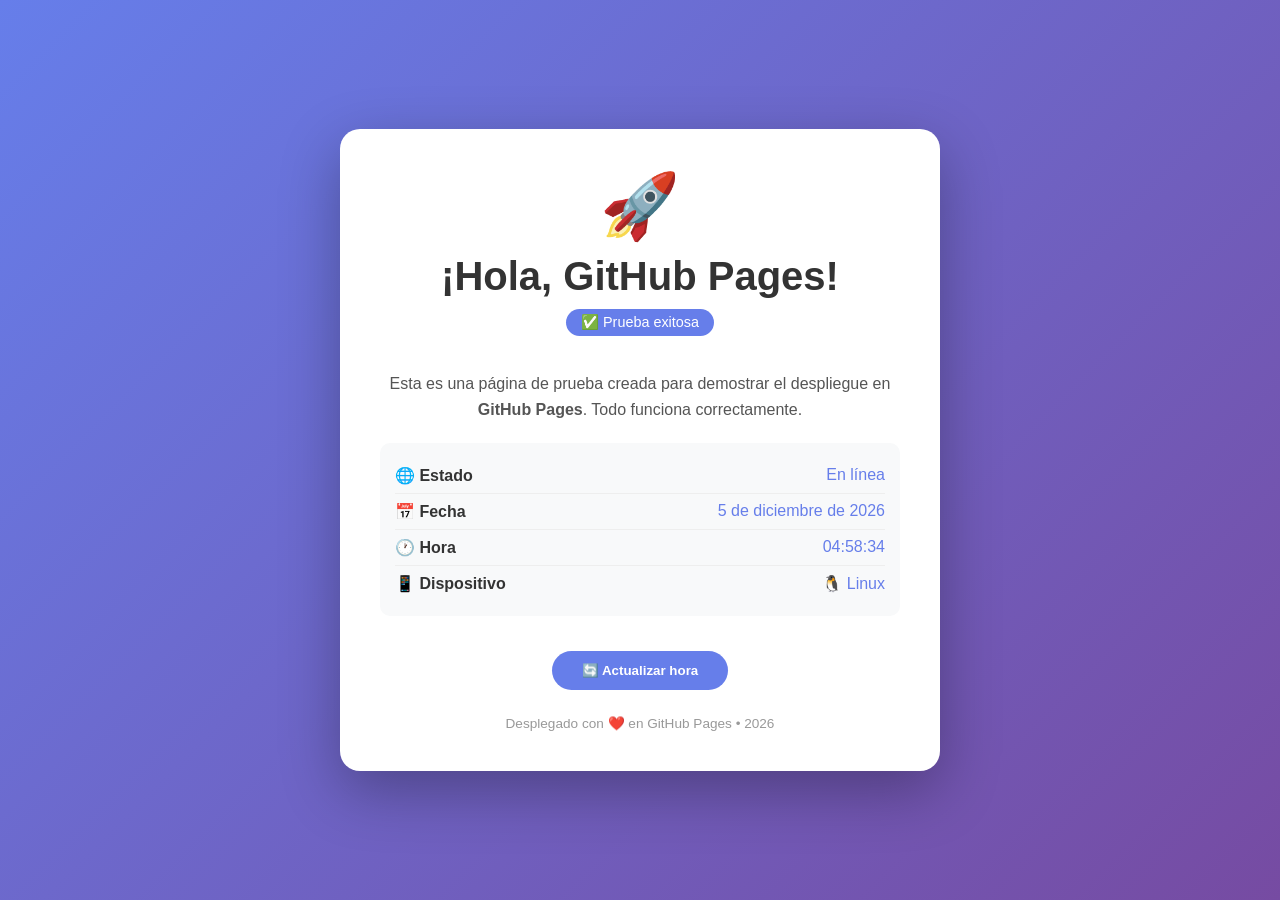
<file: index.html>
<!DOCTYPE html>
<html lang="es">
<head>
    <meta charset="UTF-8" />
    <meta name="viewport" content="width=device-width, initial-scale=1.0" />
    <title>Mi Página de Prueba</title>
    <style>
        /* Estilos básicos modernos */
        * {
            margin: 0;
            padding: 0;
            box-sizing: border-box;
        }

        body {
            font-family: 'Segoe UI', Tahoma, Geneva, Verdana, sans-serif;
            background: linear-gradient(135deg, #667eea 0%, #764ba2 100%);
            min-height: 100vh;
            display: flex;
            justify-content: center;
            align-items: center;
            padding: 20px;
        }

        .card {
            background-color: white;
            border-radius: 20px;
            padding: 40px;
            max-width: 600px;
            width: 100%;
            box-shadow: 0 20px 60px rgba(0, 0, 0, 0.3);
            text-align: center;
            transition: transform 0.3s ease;
        }

        .card:hover {
            transform: translateY(-5px);
        }

        h1 {
            color: #333;
            font-size: 2.5rem;
            margin-bottom: 10px;
        }

        .emoji {
            font-size: 4rem;
            display: block;
            margin-bottom: 10px;
        }

        .badge {
            display: inline-block;
            background: #667eea;
            color: white;
            padding: 5px 15px;
            border-radius: 20px;
            font-size: 0.9rem;
            margin-bottom: 20px;
        }

        p {
            color: #555;
            line-height: 1.6;
            margin: 15px 0;
        }

        .info {
            background: #f8f9fa;
            border-radius: 10px;
            padding: 15px;
            margin: 20px 0;
            text-align: left;
        }

        .info-item {
            display: flex;
            justify-content: space-between;
            padding: 8px 0;
            border-bottom: 1px solid #eee;
        }

        .info-item:last-child {
            border-bottom: none;
        }

        .label {
            font-weight: 600;
            color: #333;
        }

        .value {
            color: #667eea;
        }

        .btn {
            display: inline-block;
            background: #667eea;
            color: white;
            padding: 12px 30px;
            border-radius: 30px;
            text-decoration: none;
            font-weight: 600;
            margin-top: 15px;
            transition: background 0.3s ease;
            border: none;
            cursor: pointer;
        }

        .btn:hover {
            background: #5a67d8;
        }

        .footer {
            margin-top: 25px;
            font-size: 0.85rem;
            color: #999;
        }

        /* Responsive */
        @media (max-width: 480px) {
            .card {
                padding: 25px;
            }
            h1 {
                font-size: 1.8rem;
            }
            .emoji {
                font-size: 3rem;
            }
        }
    </style>
</head>
<body>

    <div class="card">
        <span class="emoji">🚀</span>
        <h1>¡Hola, GitHub Pages!</h1>
        <span class="badge">✅ Prueba exitosa</span>

        <p>
            Esta es una página de prueba creada para demostrar el despliegue en 
            <strong>GitHub Pages</strong>. Todo funciona correctamente.
        </p>

        <div class="info">
            <div class="info-item">
                <span class="label">🌐 Estado</span>
                <span class="value">En línea</span>
            </div>
            <div class="info-item">
                <span class="label">📅 Fecha</span>
                <span class="value" id="fecha"></span>
            </div>
            <div class="info-item">
                <span class="label">🕐 Hora</span>
                <span class="value" id="hora"></span>
            </div>
            <div class="info-item">
                <span class="label">📱 Dispositivo</span>
                <span class="value" id="dispositivo"></span>
            </div>
        </div>

        <button class="btn" onclick="actualizarHora()">🔄 Actualizar hora</button>

        <div class="footer">
            Desplegado con ❤️ en GitHub Pages &bull; 2026
        </div>
    </div>

    <script>
        // Función para mostrar la fecha y hora actual
        function actualizarHora() {
            const ahora = new Date();
            const opcionesFecha = { year: 'numeric', month: 'long', day: 'numeric' };
            const opcionesHora = { hour: '2-digit', minute: '2-digit', second: '2-digit' };

            document.getElementById('fecha').textContent = ahora.toLocaleDateString('es-ES', opcionesFecha);
            document.getElementById('hora').textContent = ahora.toLocaleTimeString('es-ES', opcionesHora);
        }

        // Detectar el dispositivo (simple)
        function detectarDispositivo() {
            const userAgent = navigator.userAgent;
            if (/iPhone|iPad|iPod/i.test(userAgent)) {
                return '🍎 iOS';
            } else if (/Android/i.test(userAgent)) {
                return '🤖 Android';
            } else if (/Windows/i.test(userAgent)) {
                return '🖥️ Windows';
            } else if (/Mac/i.test(userAgent)) {
                return '🍏 macOS';
            } else if (/Linux/i.test(userAgent)) {
                return '🐧 Linux';
            } else {
                return '💻 Otro';
            }
        }

        // Inicializar
        document.getElementById('dispositivo').textContent = detectarDispositivo();
        actualizarHora();

        // Actualizar cada minuto
        setInterval(actualizarHora, 60000);
    </script>

</body>
</html>
</file>
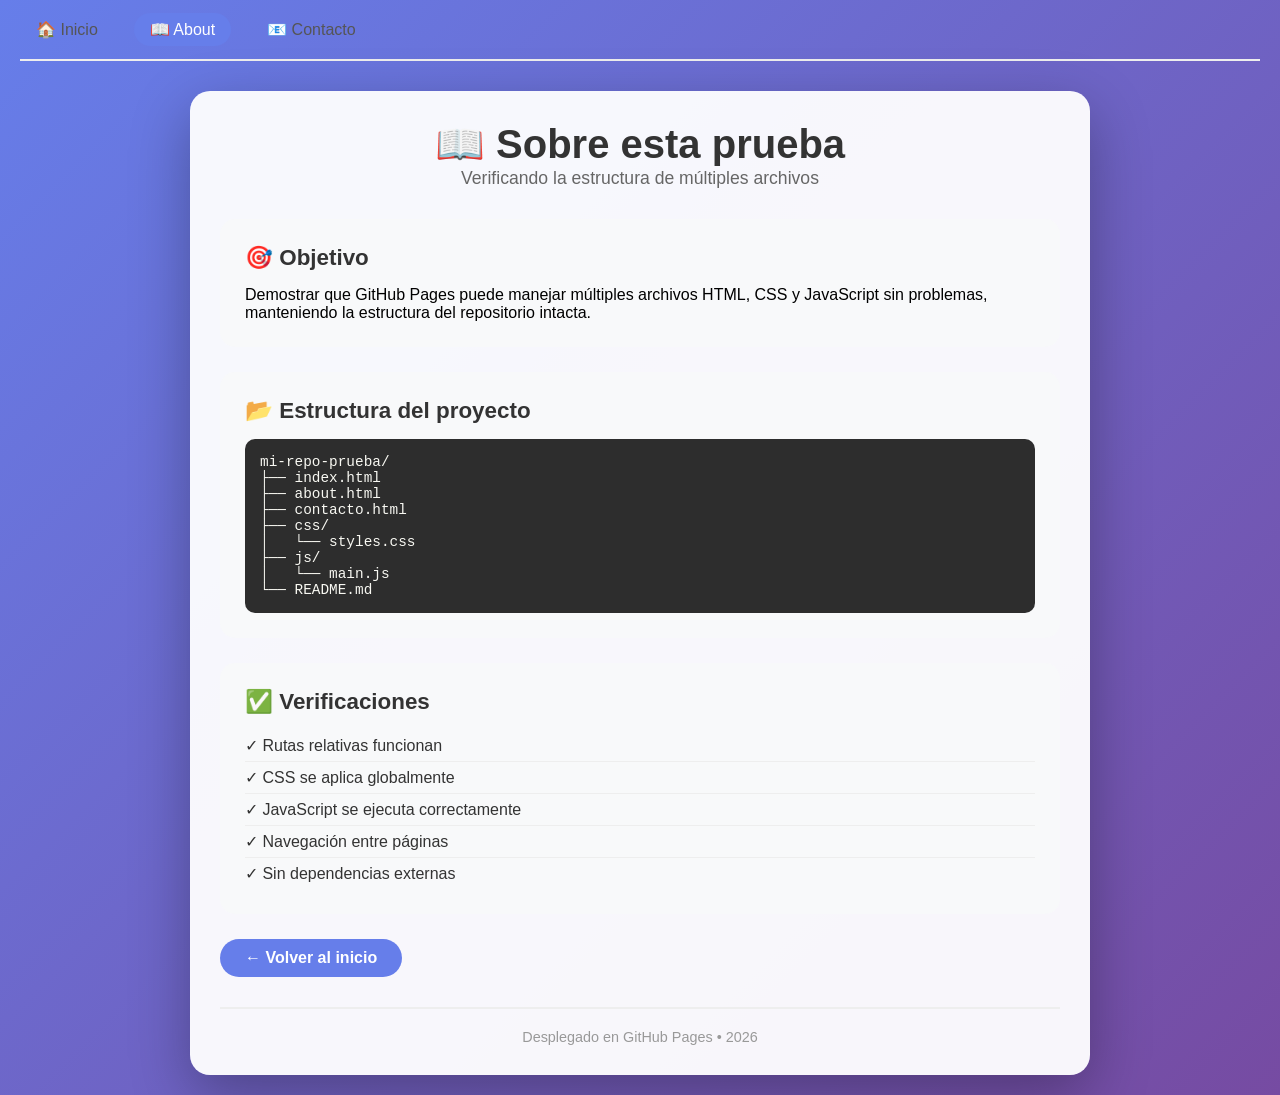
<file: about.html>
<!DOCTYPE html>
<html lang="es">
<head>
    <meta charset="UTF-8" />
    <meta name="viewport" content="width=device-width, initial-scale=1.0" />
    <title>About - Mi Prueba GitHub</title>
    <link rel="stylesheet" href="css/styles.css" />
</head>
<body>
    <nav>
        <ul>
            <li><a href="index.html">🏠 Inicio</a></li>
            <li><a href="about.html" class="active">📖 About</a></li>
            <li><a href="contacto.html">📧 Contacto</a></li>
        </ul>
    </nav>

    <div class="container">
        <header>
            <h1>📖 Sobre esta prueba</h1>
            <p class="subtitle">Verificando la estructura de múltiples archivos</p>
        </header>

        <main>
            <div class="card">
                <h2>🎯 Objetivo</h2>
                <p>Demostrar que GitHub Pages puede manejar múltiples archivos HTML, CSS y JavaScript sin problemas, manteniendo la estructura del repositorio intacta.</p>
            </div>

            <div class="card">
                <h2>📂 Estructura del proyecto</h2>
                <pre class="code-block">
mi-repo-prueba/
├── index.html
├── about.html
├── contacto.html
├── css/
│   └── styles.css
├── js/
│   └── main.js
└── README.md</pre>
            </div>

            <div class="card">
                <h2>✅ Verificaciones</h2>
                <div class="checklist">
                    <div class="check-item">✓ Rutas relativas funcionan</div>
                    <div class="check-item">✓ CSS se aplica globalmente</div>
                    <div class="check-item">✓ JavaScript se ejecuta correctamente</div>
                    <div class="check-item">✓ Navegación entre páginas</div>
                    <div class="check-item">✓ Sin dependencias externas</div>
                </div>
            </div>

            <a href="index.html" class="btn">← Volver al inicio</a>
        </main>

        <footer>
            <p>Desplegado en GitHub Pages &bull; <span id="year"></span></p>
        </footer>
    </div>

    <script src="js/main.js"></script>
</body>
  </html>
</file>
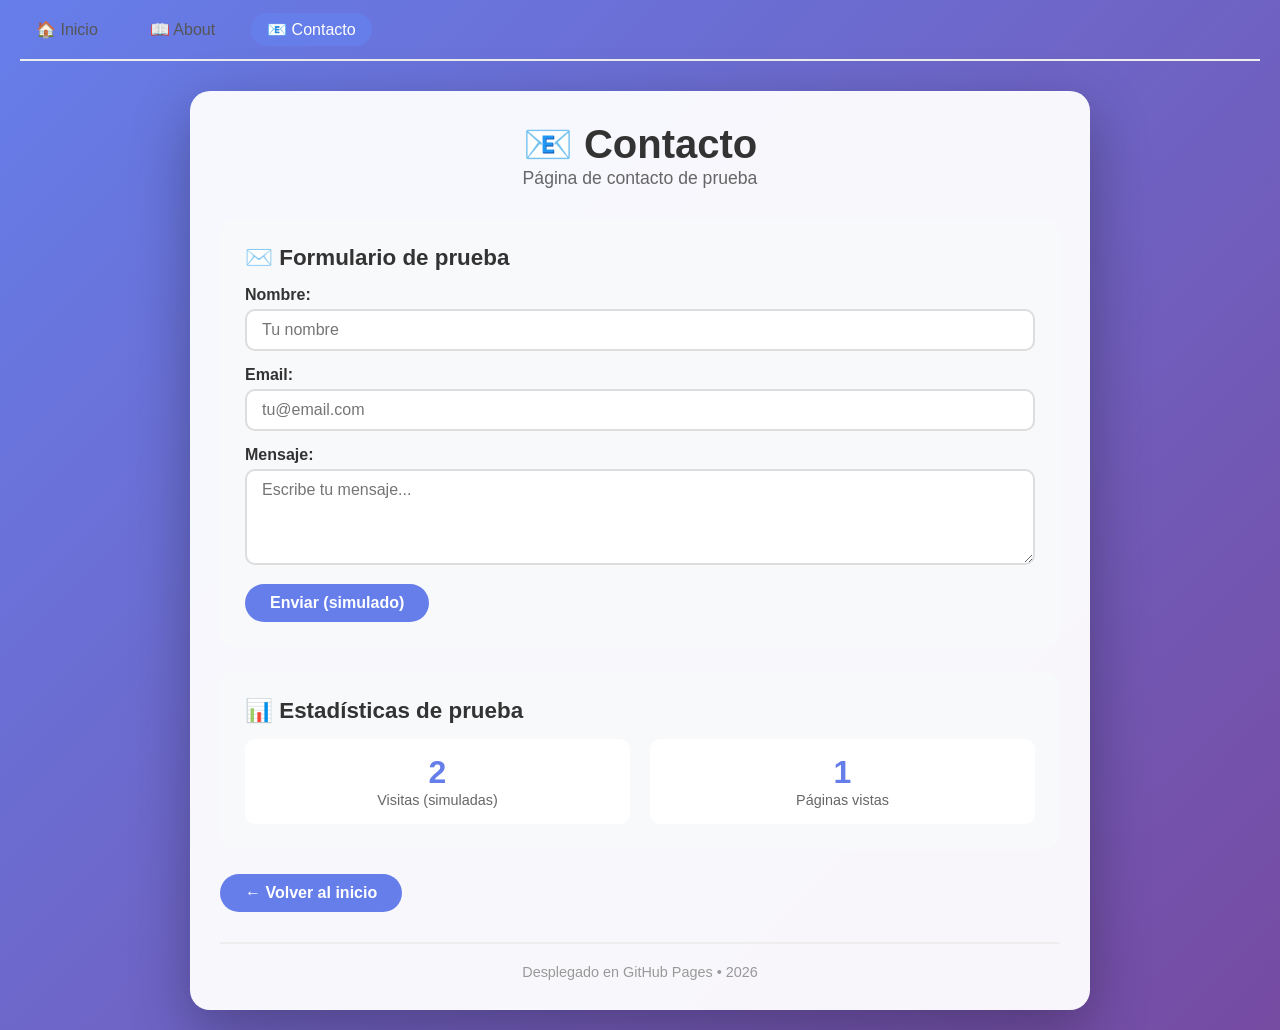
<file: contacto.html>
<!DOCTYPE html>
<html lang="es">
<head>
    <meta charset="UTF-8" />
    <meta name="viewport" content="width=device-width, initial-scale=1.0" />
    <title>Contacto - Mi Prueba GitHub</title>
    <link rel="stylesheet" href="css/styles.css" />
</head>
<body>
    <nav>
        <ul>
            <li><a href="index.html">🏠 Inicio</a></li>
            <li><a href="about.html">📖 About</a></li>
            <li><a href="contacto.html" class="active">📧 Contacto</a></li>
        </ul>
    </nav>

    <div class="container">
        <header>
            <h1>📧 Contacto</h1>
            <p class="subtitle">Página de contacto de prueba</p>
        </header>

        <main>
            <div class="card">
                <h2>✉️ Formulario de prueba</h2>
                <form id="formContacto" class="contact-form">
                    <div class="form-group">
                        <label for="nombre">Nombre:</label>
                        <input type="text" id="nombre" placeholder="Tu nombre" required />
                    </div>
                    <div class="form-group">
                        <label for="email">Email:</label>
                        <input type="email" id="email" placeholder="tu@email.com" required />
                    </div>
                    <div class="form-group">
                        <label for="mensaje">Mensaje:</label>
                        <textarea id="mensaje" rows="4" placeholder="Escribe tu mensaje..."></textarea>
                    </div>
                    <button type="submit" class="btn">Enviar (simulado)</button>
                </form>
                <div id="formRespuesta" class="form-respuesta" style="display:none;"></div>
            </div>

            <div class="card">
                <h2>📊 Estadísticas de prueba</h2>
                <div class="stats">
                    <div class="stat">
                        <span class="stat-number" id="visitas">0</span>
                        <span class="stat-label">Visitas (simuladas)</span>
                    </div>
                    <div class="stat">
                        <span class="stat-number" id="paginasVistas">0</span>
                        <span class="stat-label">Páginas vistas</span>
                    </div>
                </div>
            </div>

            <a href="index.html" class="btn">← Volver al inicio</a>
        </main>

        <footer>
            <p>Desplegado en GitHub Pages &bull; <span id="year"></span></p>
        </footer>
    </div>

    <script src="js/main.js"></script>
</body>
              </html>
</file>
<file: css/styles.css>
/* ===== Reset y base ===== */
* {
    margin: 0;
    padding: 0;
    box-sizing: border-box;
}

body {
    font-family: 'Segoe UI', Tahoma, Geneva, Verdana, sans-serif;
    background: linear-gradient(135deg, #667eea 0%, #764ba2 100%);
    min-height: 100vh;
    padding: 20px;
}

.container {
    max-width: 900px;
    margin: 0 auto;
    background: rgba(255, 255, 255, 0.95);
    border-radius: 20px;
    padding: 30px;
    box-shadow: 0 20px 60px rgba(0, 0, 0, 0.3);
}

/* ===== Navegación ===== */
nav {
    margin-bottom: 30px;
    padding-bottom: 20px;
    border-bottom: 2px solid #eee;
}

nav ul {
    list-style: none;
    display: flex;
    gap: 20px;
    flex-wrap: wrap;
}

nav ul li a {
    text-decoration: none;
    color: #555;
    padding: 8px 16px;
    border-radius: 20px;
    transition: all 0.3s ease;
    font-weight: 500;
}

nav ul li a:hover {
    background: #667eea;
    color: white;
}

nav ul li a.active {
    background: #667eea;
    color: white;
}

/* ===== Header ===== */
header {
    text-align: center;
    margin-bottom: 30px;
}

header h1 {
    font-size: 2.5rem;
    color: #333;
}

.subtitle {
    color: #666;
    font-size: 1.1rem;
}

/* ===== Cards ===== */
.card {
    background: #f8f9fa;
    border-radius: 15px;
    padding: 25px;
    margin-bottom: 25px;
    transition: transform 0.2s ease;
}

.card:hover {
    transform: translateY(-2px);
}

.card h2 {
    color: #333;
    margin-bottom: 15px;
    font-size: 1.4rem;
}

/* ===== Info Grid ===== */
.info-grid {
    display: grid;
    grid-template-columns: repeat(auto-fit, minmax(180px, 1fr));
    gap: 15px;
}

.info-item {
    background: white;
    padding: 12px 15px;
    border-radius: 10px;
    display: flex;
    justify-content: space-between;
    align-items: center;
    box-shadow: 0 2px 5px rgba(0,0,0,0.05);
}

.label {
    font-weight: 600;
    color: #555;
}

.value {
    color: #667eea;
    font-weight: 500;
}

/* ===== Listas ===== */
.test-list {
    list-style: none;
    padding: 0;
}

.test-list li {
    padding: 8px 0;
    border-bottom: 1px solid #eee;
    color: #444;
}

.test-list li:last-child {
    border-bottom: none;
}

/* ===== Botones ===== */
.btn {
    display: inline-block;
    background: #667eea;
    color: white;
    padding: 10px 25px;
    border-radius: 25px;
    text-decoration: none;
    font-weight: 600;
    border: none;
    cursor: pointer;
    transition: background 0.3s ease;
    font-size: 1rem;
}

.btn:hover {
    background: #5a67d8;
}

/* ===== Formulario ===== */
.contact-form .form-group {
    margin-bottom: 15px;
}

.contact-form label {
    display: block;
    font-weight: 600;
    color: #333;
    margin-bottom: 5px;
}

.contact-form input,
.contact-form textarea {
    width: 100%;
    padding: 10px 15px;
    border: 2px solid #ddd;
    border-radius: 10px;
    font-size: 1rem;
    transition: border 0.3s ease;
    font-family: inherit;
}

.contact-form input:focus,
.contact-form textarea:focus {
    outline: none;
    border-color: #667eea;
}

.form-respuesta {
    margin-top: 15px;
    padding: 15px;
    border-radius: 10px;
    background: #d4edda;
    color: #155724;
    border: 1px solid #c3e6cb;
}

/* ===== Estadísticas ===== */
.stats {
    display: grid;
    grid-template-columns: repeat(auto-fit, minmax(120px, 1fr));
    gap: 20px;
    text-align: center;
}

.stat {
    background: white;
    padding: 15px;
    border-radius: 10px;
}

.stat-number {
    display: block;
    font-size: 2rem;
    font-weight: 700;
    color: #667eea;
}

.stat-label {
    color: #666;
    font-size: 0.9rem;
}

/* ===== Code Block ===== */
.code-block {
    background: #2d2d2d;
    color: #f8f8f2;
    padding: 15px;
    border-radius: 10px;
    overflow-x: auto;
    font-size: 0.9rem;
    font-family: 'Courier New', monospace;
}

/* ===== Check List ===== */
.checklist .check-item {
    padding: 6px 0;
    color: #333;
    border-bottom: 1px solid #eee;
}

.checklist .check-item:last-child {
    border-bottom: none;
}

/* ===== Info Display ===== */
.info-display {
    margin-top: 15px;
    padding: 15px;
    background: white;
    border-radius: 10px;
    border-left: 4px solid #667eea;
}

.info-display p {
    margin: 5px 0;
    color: #444;
}

/* ===== Footer ===== */
footer {
    margin-top: 30px;
    padding-top: 20px;
    border-top: 2px solid #eee;
    text-align: center;
    color: #999;
    font-size: 0.9rem;
}

/* ===== Responsive ===== */
@media (max-width: 600px) {
    .container {
        padding: 15px;
    }

    header h1 {
        font-size: 1.8rem;
    }

    nav ul {
        flex-direction: column;
        align-items: center;
        gap: 10px;
    }

    nav ul li a {
        display: block;
        width: 100%;
        text-align: center;
    }

    .info-grid {
        grid-template-columns: 1fr;
    }

    .stats {
        grid-template-columns: 1fr;
    }
}
</file>
